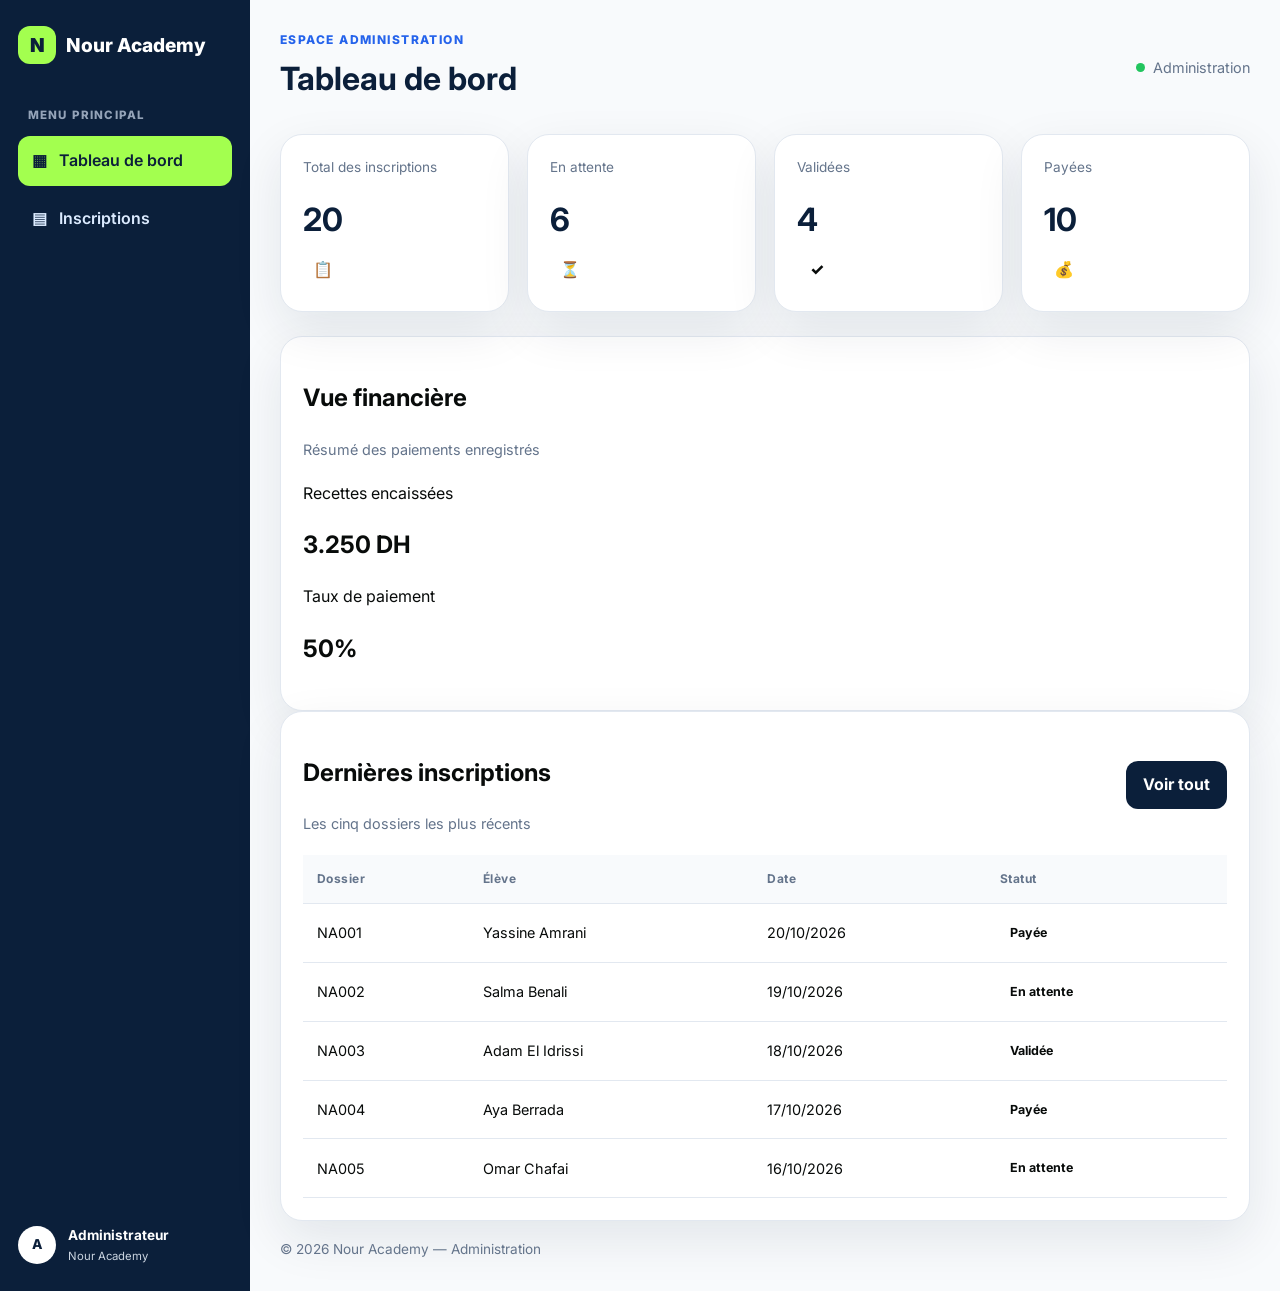
<file: index.html>
<!doctype html>
<html lang="fr">

<head>
    <meta charset="utf-8">
    <meta name="viewport" content="width=device-width, initial-scale=1">
    <meta name="description" content="Administration des inscriptions de Nour Academy à Nador.">

    <title>Nour Academy — Back-office</title>

    <link rel="preconnect" href="https://fonts.googleapis.com">
    <link rel="preconnect" href="https://fonts.gstatic.com" crossorigin>
    <link href="https://fonts.googleapis.com/css2?family=Inter:wght@400;500;600;700;800&display=swap" rel="stylesheet">

    <link rel="stylesheet" href="./css/style.css">
    <script type="module" src="./js/app.js"></script>
</head>

<body>

    <div class="admin-layout">

        <aside class="sidebar">

            <a href="#dashboard" class="brand">
                <span class="brand-icon">N</span>
                <span>Nour Academy</span>
            </a>

            <p class="sidebar-label">MENU PRINCIPAL</p>

            <nav class="sidebar-nav">
                <a href="#dashboard" class="nav-link">
                    <span>▦</span>
                    Tableau de bord
                </a>

                <a href="#inscriptions" class="nav-link">
                    <span>▤</span>
                    Inscriptions
                </a>
            </nav>

            <div class="sidebar-bottom">
                <div class="admin-profile">
                    <div class="avatar">A</div>
                    <div>
                        <strong>Administrateur</strong>
                        <small>Nour Academy</small>
                    </div>
                </div>
            </div>

        </aside>

        <main class="main-content">

            <header class="topbar">
                <div>
                    <p class="eyebrow">ESPACE ADMINISTRATION</p>
                    <h1 id="page-title">Tableau de bord</h1>
                </div>

                <div class="topbar-right">
                    <span class="status-dot"></span>
                    <span>Administration</span>
                </div>
            </header>

            <section id="page-content" aria-live="polite">
                <p>Chargement de l'application...</p>
            </section>

            <footer class="page-footer">
                © 2026 Nour Academy — Administration
            </footer>

        </main>

    </div>

</body>
</html>
</file>
<file: css/style.css>
/* ===== Back-office components ===== */

.page-heading {
    padding: 38px 0 18px;
}

.page-heading > p:first-child {
    color: var(--blue);
    font-size: 0.78rem;
    font-weight: 800;
    letter-spacing: 0.12em;
}

.page-heading h1 {
    margin: 8px 0;
    color: var(--navy);
    line-height: 1.2;
}

.admin-page {
    padding: 20px 0 40px;
}

.section-heading {
    margin-bottom: 24px;
}

.section-heading h2 {
    margin-bottom: 6px;
    color: var(--navy);
}

.section-heading p {
    color: var(--muted);
}

.admin-stats {
    display: grid;
    grid-template-columns: repeat(4, minmax(0, 1fr));
    gap: 18px;
    margin: 24px 0 36px;
}

.admin-card {
    min-width: 0;
    padding: 22px;
    background: #fff;
    border: 1px solid var(--line);
    border-radius: var(--radius);
    box-shadow: var(--shadow);
}

.admin-card h3 {
    margin-top: 0;
    font-size: 0.95rem;
}

.admin-number {
    margin-bottom: 0;
    color: var(--blue);
    font-size: 2rem;
    font-weight: 800;
}

.recent-section {
    margin-top: 32px;
}

.admin-filters {
    display: flex;
    flex-wrap: wrap;
    gap: 12px;
    margin: 22px 0;
}

.admin-filters input,
.admin-filters select,
.details-form select {
    min-height: 44px;
    padding: 10px 12px;
    background: #fff;
    border: 1px solid var(--line);
    border-radius: 10px;
}

.admin-filters input {
    flex: 1;
    min-width: 220px;
}

.admin-table-wrapper {
    width: 100%;
    overflow-x: auto;
    margin: 20px 0;
    background: #fff;
    border: 1px solid var(--line);
    border-radius: 14px;
}

.admin-table {
    width: 100%;
    border-collapse: collapse;
    white-space: nowrap;
}

.admin-table th,
.admin-table td {
    padding: 14px 16px;
    text-align: left;
    border-bottom: 1px solid var(--line);
}

.admin-table th {
    background: #f1f5f9;
    color: var(--navy);
    font-size: 0.85rem;
}

.admin-table tbody tr:hover {
    background: #f8fafc;
}

.admin-page button {
    min-height: 40px;
    margin: 5px 5px 5px 0;
    padding: 10px 16px;
    color: #fff;
    background: var(--blue);
    border: 0;
    border-radius: 10px;
    font-weight: 600;
    cursor: pointer;
}

.admin-page button:hover {
    filter: brightness(0.94);
}

.status {
    display: inline-block;
    padding: 5px 10px;
    border-radius: 999px;
    font-size: 0.8rem;
    font-weight: 700;
}

.status-attente {
    color: #92400e;
    background: #fef3c7;
}

.status-validee {
    color: #1d4ed8;
    background: #dbeafe;
}

.status-payee {
    color: #166534;
    background: #dcfce7;
}

.details-grid {
    display: grid;
    grid-template-columns: repeat(2, minmax(0, 1fr));
    gap: 20px;
    margin: 24px 0;
}

.details-form {
    display: flex;
    flex-wrap: wrap;
    align-items: center;
    gap: 12px;
    margin-top: 24px;
}

.details-form label {
    width: 100%;
    font-weight: 700;
}

.empty-message {
    padding: 20px;
    color: var(--muted);
    background: #fff;
    border: 1px solid var(--line);
    border-radius: 12px;
}

@media (max-width: 850px) {
    .admin-stats {
        grid-template-columns: repeat(2, minmax(0, 1fr));
    }

    .details-grid {
        grid-template-columns: 1fr;
    }
}

@media (max-width: 520px) {
    .admin-stats {
        grid-template-columns: 1fr;
    }

    .admin-filters {
        flex-direction: column;
    }

    .admin-filters input,
    .admin-filters select,
    .admin-filters button {
        width: 100%;
    }

    .details-form {
        align-items: stretch;
        flex-direction: column;
    }

    .details-form select,
    .details-form button {
        width: 100%;
    }
}

/* ===== Base styles ===== */
:root {
    --navy: #0B1F3A;
    --blue: #2563EB;
    --neon: #A3FF4F;
    --yellow: #F5C451;
    --light: #F8FAFC;
    --dark: #080B0A;
    --muted: #64748b;
    --line: #e2e8f0;
    --radius: 22px;
    --shadow: 0 18px 50px rgba(11, 31, 58, .09);
}

* {
    box-sizing: border-box;
}

body {
    margin: 0;
    font-family: Inter, Arial, sans-serif;
    color: var(--dark);
    background: var(--light);
    line-height: 1.6;
}

a {
    color: inherit;
    text-decoration: none;
}

button, input, select {
    font: inherit;
}

h1, h2, h3, p {
    overflow-wrap: anywhere;
}

.container {
    width: min(1200px, calc(100% - 40px));
    margin-inline: auto;
}

.site-header {
    position: sticky;
    top: 0;
    z-index: 10;
    background: var(--navy);
    color: #fff;
    box-shadow: 0 4px 20px rgba(11, 31, 58, .12);
}

.nav {
    min-height: 76px;
    display: flex;
    align-items: center;
    justify-content: space-between;
    gap: 24px;
}

.brand {
    color: #fff;
    font-size: 1.2rem;
    font-weight: 800;
}

.nav nav {
    display: flex;
    align-items: center;
    gap: 24px;
}

.nav nav a {
    color: #e2e8f0;
    font-weight: 600;
}

.nav nav a:hover,
.nav nav a:focus-visible {
    color: var(--neon);
}

.footer {
    padding: 22px 0;
    color: var(--muted);
    border-top: 1px solid var(--line);
}

.footer-inner {
    text-align: center;
}

button {
    cursor: pointer;
}

button:focus-visible,
a:focus-visible,
input:focus-visible,
select:focus-visible {
    outline: 3px solid var(--neon);
    outline-offset: 3px;
}

.admin-page {
    min-width: 0;
}

.section-heading p,
.page-heading p {
    color: var(--muted);
}

.admin-page .admin-card h3 {
    color: var(--navy);
}

.admin-page button {
    transition: filter .2s ease, transform .2s ease;
}

.admin-page button:hover {
    transform: translateY(-1px);
}

.status {
    white-space: nowrap;
}

@media (max-width: 650px) {
    .container {
        width: min(100% - 28px, 1200px);
    }

    .nav {
        align-items: flex-start;
        flex-direction: column;
        justify-content: center;
        padding-block: 14px;
    }

    .nav nav {
        flex-wrap: wrap;
        gap: 14px;
    }

    .admin-card {
        padding: 18px;
    }

    .admin-table th,
    .admin-table td {
        padding: 11px 12px;
    }
}

/* ===== Compatibility with the three standalone pages ===== */
.admin-layout {
    min-height: 100vh;
    display: flex;
}

.sidebar {
    width: 250px;
    flex: 0 0 250px;
    display: flex;
    flex-direction: column;
    padding: 26px 18px;
    background: var(--navy);
    color: #fff;
}

.sidebar .brand {
    display: flex;
    align-items: center;
    gap: 10px;
    margin-bottom: 42px;
}

.brand-icon {
    width: 38px;
    height: 38px;
    display: grid;
    place-items: center;
    border-radius: 12px;
    background: var(--neon);
    color: var(--navy);
    font-weight: 900;
}

.sidebar-label {
    margin: 0 10px 12px;
    color: #94a3b8;
    font-size: .72rem;
    font-weight: 800;
    letter-spacing: .1em;
}

.sidebar-nav {
    display: grid;
    gap: 8px;
}

.nav-link {
    display: flex;
    align-items: center;
    gap: 12px;
    padding: 12px 14px;
    border-radius: 12px;
    color: #dbeafe;
    font-weight: 600;
}

.nav-link.active,
.nav-link:hover {
    background: var(--neon);
    color: var(--navy);
}

.sidebar-bottom {
    margin-top: auto;
    padding-top: 30px;
}

.admin-profile {
    display: flex;
    align-items: center;
    gap: 12px;
    font-size: .85rem;
}

.admin-profile small {
    display: block;
    color: #cbd5e1;
}

.avatar {
    width: 38px;
    height: 38px;
    display: grid;
    place-items: center;
    border-radius: 50%;
    background: #fff;
    color: var(--navy);
    font-weight: 800;
}

.main-content {
    min-width: 0;
    flex: 1;
    padding: 30px;
}

.topbar,
.welcome-section,
.panel-header,
.stat-top,
.form-actions {
    display: flex;
    align-items: center;
    justify-content: space-between;
    gap: 18px;
}

.topbar {
    margin-bottom: 30px;
}

.topbar h1 {
    margin: 0;
    color: var(--navy);
}

.eyebrow {
    margin: 0 0 4px;
    color: var(--blue);
    font-size: .75rem;
    font-weight: 800;
    letter-spacing: .12em;
}

.topbar-right {
    display: flex;
    align-items: center;
    gap: 8px;
    color: var(--muted);
    font-size: .9rem;
}

.status-dot {
    width: 9px;
    height: 9px;
    border-radius: 50%;
    background: #22c55e;
}

.welcome-section {
    margin-bottom: 26px;
}

.welcome-section h2 {
    margin: 0 0 5px;
    color: var(--navy);
}

.welcome-section p,
.panel-header p,
.stat-card p {
    margin: 0;
    color: var(--muted);
}

.btn-primary,
.btn-secondary {
    display: inline-flex;
    align-items: center;
    justify-content: center;
    gap: 10px;
    min-height: 44px;
    padding: 11px 17px;
    border: 0;
    border-radius: 12px;
    font-weight: 700;
}

.btn-primary {
    background: var(--navy);
    color: #fff;
}

.btn-primary:hover {
    background: var(--blue);
}

.btn-secondary {
    border: 1px solid var(--line);
    background: #fff;
    color: var(--navy);
}

.stats-grid {
    display: grid;
    grid-template-columns: repeat(4, minmax(0, 1fr));
    gap: 18px;
    margin: 24px 0;
}

.stats-grid-small {
    margin-top: 12px;
}

.stat-card,
.panel {
    min-width: 0;
    padding: 22px;
    border: 1px solid var(--line);
    border-radius: var(--radius);
    background: #fff;
    box-shadow: var(--shadow);
}

.stat-card h2 {
    margin: 15px 0 4px;
    color: var(--navy);
    font-size: 2rem;
}

.stat-card p {
    font-size: .85rem;
}

.stat-icon,
.quick-icon {
    width: 40px;
    height: 40px;
    display: grid;
    place-items: center;
    border-radius: 12px;
    font-weight: 800;
}

.stat-icon.blue { background: #dbeafe; color: #1d4ed8; }
.stat-icon.yellow { background: #fef3c7; color: #92400e; }
.stat-icon.green { background: #dcfce7; color: #166534; }
.stat-icon.purple { background: #ede9fe; color: #6d28d9; }

.content-grid,
.details-grid {
    display: grid;
    grid-template-columns: repeat(2, minmax(0, 1fr));
    gap: 20px;
    margin: 24px 0;
}

.panel-header {
    margin-bottom: 20px;
}

.panel-header h3 {
    margin: 0 0 5px;
    color: var(--navy);
}

.panel-header p {
    font-size: .9rem;
}

.chart-placeholder {
    min-height: 210px;
    display: flex;
    align-items: flex-end;
    justify-content: space-around;
    gap: 20px;
    padding: 20px 10px 0;
    border-bottom: 1px solid var(--line);
}

.chart-bar {
    height: 180px;
    flex: 1;
    display: flex;
    flex-direction: column;
    align-items: center;
    justify-content: flex-end;
    gap: 10px;
    text-align: center;
    font-size: .8rem;
    color: var(--muted);
}

.chart-bar div {
    width: min(58px, 80%);
    min-height: 12px;
    border-radius: 9px 9px 0 0;
    background: var(--blue);
}

.chart-bar:nth-child(2) div { background: var(--yellow); }
.chart-bar:nth-child(3) div { background: var(--neon); }

.quick-action {
    display: flex;
    align-items: center;
    gap: 12px;
    padding: 15px 0;
    border-bottom: 1px solid var(--line);
}

.quick-action:last-child {
    border-bottom: 0;
}

.quick-action > span:nth-child(2) {
    flex: 1;
}

.quick-action small {
    display: block;
    color: var(--muted);
}

.quick-icon {
    background: #eef2ff;
    color: var(--blue);
}

.text-link,
.table-action {
    color: var(--blue);
    font-weight: 700;
}

.table-wrapper {
    width: 100%;
    overflow-x: auto;
}

.data-table {
    width: 100%;
    border-collapse: collapse;
    white-space: nowrap;
}

.data-table th,
.data-table td {
    padding: 14px;
    text-align: left;
    border-bottom: 1px solid var(--line);
}

.data-table th {
    background: #f8fafc;
    color: var(--muted);
    font-size: .75rem;
    letter-spacing: .04em;
}

.data-table td {
    font-size: .9rem;
}

.badge {
    display: inline-block;
    padding: 5px 10px;
    border-radius: 999px;
    font-size: .78rem;
    font-weight: 700;
}

.badge-pending { background: #fef3c7; color: #92400e; }
.badge-validated { background: #dbeafe; color: #1d4ed8; }
.badge-paid { background: #dcfce7; color: #166534; }

.filters {
    display: flex;
    flex-wrap: wrap;
    gap: 12px;
    margin-bottom: 20px;
}

.filters input,
.filters select,
.form-group select {
    min-height: 44px;
    padding: 10px 12px;
    border: 1px solid var(--line);
    border-radius: 10px;
    background: #fff;
}

.search-box {
    min-width: 220px;
    flex: 1;
    display: flex;
    align-items: center;
    gap: 8px;
    padding-left: 12px;
    border: 1px solid var(--line);
    border-radius: 10px;
}

.search-box input {
    width: 100%;
    border: 0;
    outline: 0;
}

.table-footer,
.page-footer {
    padding-top: 18px;
    color: var(--muted);
    font-size: .85rem;
}

.details-list {
    display: grid;
    gap: 0;
}

.detail-item {
    display: flex;
    flex-wrap: wrap;
    justify-content: space-between;
    gap: 10px;
    padding: 14px 0;
    border-bottom: 1px solid var(--line);
}

.detail-item span {
    color: var(--muted);
}

.payment-card {
    margin-bottom: 18px;
    padding: 20px;
    border-radius: 16px;
    background: #f1f5f9;
}

.payment-card span {
    color: var(--muted);
}

.payment-card h2 {
    margin: 8px 0 0;
    color: var(--navy);
    font-size: 2rem;
}

.form-group {
    display: grid;
    gap: 8px;
    margin-bottom: 20px;
}

.form-group label {
    font-weight: 700;
}

.form-group select {
    width: 100%;
    max-width: 420px;
}

.form-message {
    color: var(--muted);
}

@media (max-width: 1000px) {
    .sidebar {
        width: 210px;
        flex-basis: 210px;
    }

    .main-content {
        padding: 22px;
    }

    .stats-grid {
        grid-template-columns: repeat(2, minmax(0, 1fr));
    }
}

@media (max-width: 720px) {
    .admin-layout {
        display: block;
    }

    .sidebar {
        width: 100%;
        padding: 16px;
    }

    .sidebar .brand {
        margin-bottom: 18px;
    }

    .sidebar-bottom,
    .sidebar-label {
        display: none;
    }

    .sidebar-nav {
        grid-template-columns: repeat(2, minmax(0, 1fr));
    }

    .main-content {
        padding: 20px 14px;
    }

    .content-grid,
    .details-grid {
        grid-template-columns: 1fr;
    }

    .topbar,
    .welcome-section {
        align-items: flex-start;
        flex-direction: column;
    }

    .filters {
        flex-direction: column;
    }

    .filters input,
    .filters select,
    .search-box {
        width: 100%;
        min-width: 0;
    }
}

@media (max-width: 430px) {
    .stats-grid {
        grid-template-columns: 1fr;
    }

    .stat-card,
    .panel {
        padding: 17px;
    }
}


/* Details page */

.details-grid {
    display: grid;
    grid-template-columns: repeat(2, minmax(0, 1fr));
    gap: 20px;
}

.detail-item {
    display: flex;
    flex-direction: column;
    gap: 6px;
    padding: 14px 0;
    border-bottom: 1px solid #e5e7eb;
}

.detail-item span {
    color: #64748b;
    font-size: 13px;
}

.detail-item strong {
    color: #1e293b;
    font-size: 15px;
}

.details-form {
    display: flex;
    flex-direction: column;
    gap: 12px;
    margin-top: 20px;
}

.details-form select {
    max-width: 350px;
    padding: 12px;
    border: 1px solid #d1d5db;
    border-radius: 8px;
}

.details-actions {
    display: flex;
    flex-wrap: wrap;
    gap: 12px;
    margin-top: 10px;
}

.success-message {
    color: #15803d;
}

.error-message {
    color: #dc2626;
}

@media (max-width: 768px) {
    .details-grid {
        grid-template-columns: 1fr;
    }
}
</file>
